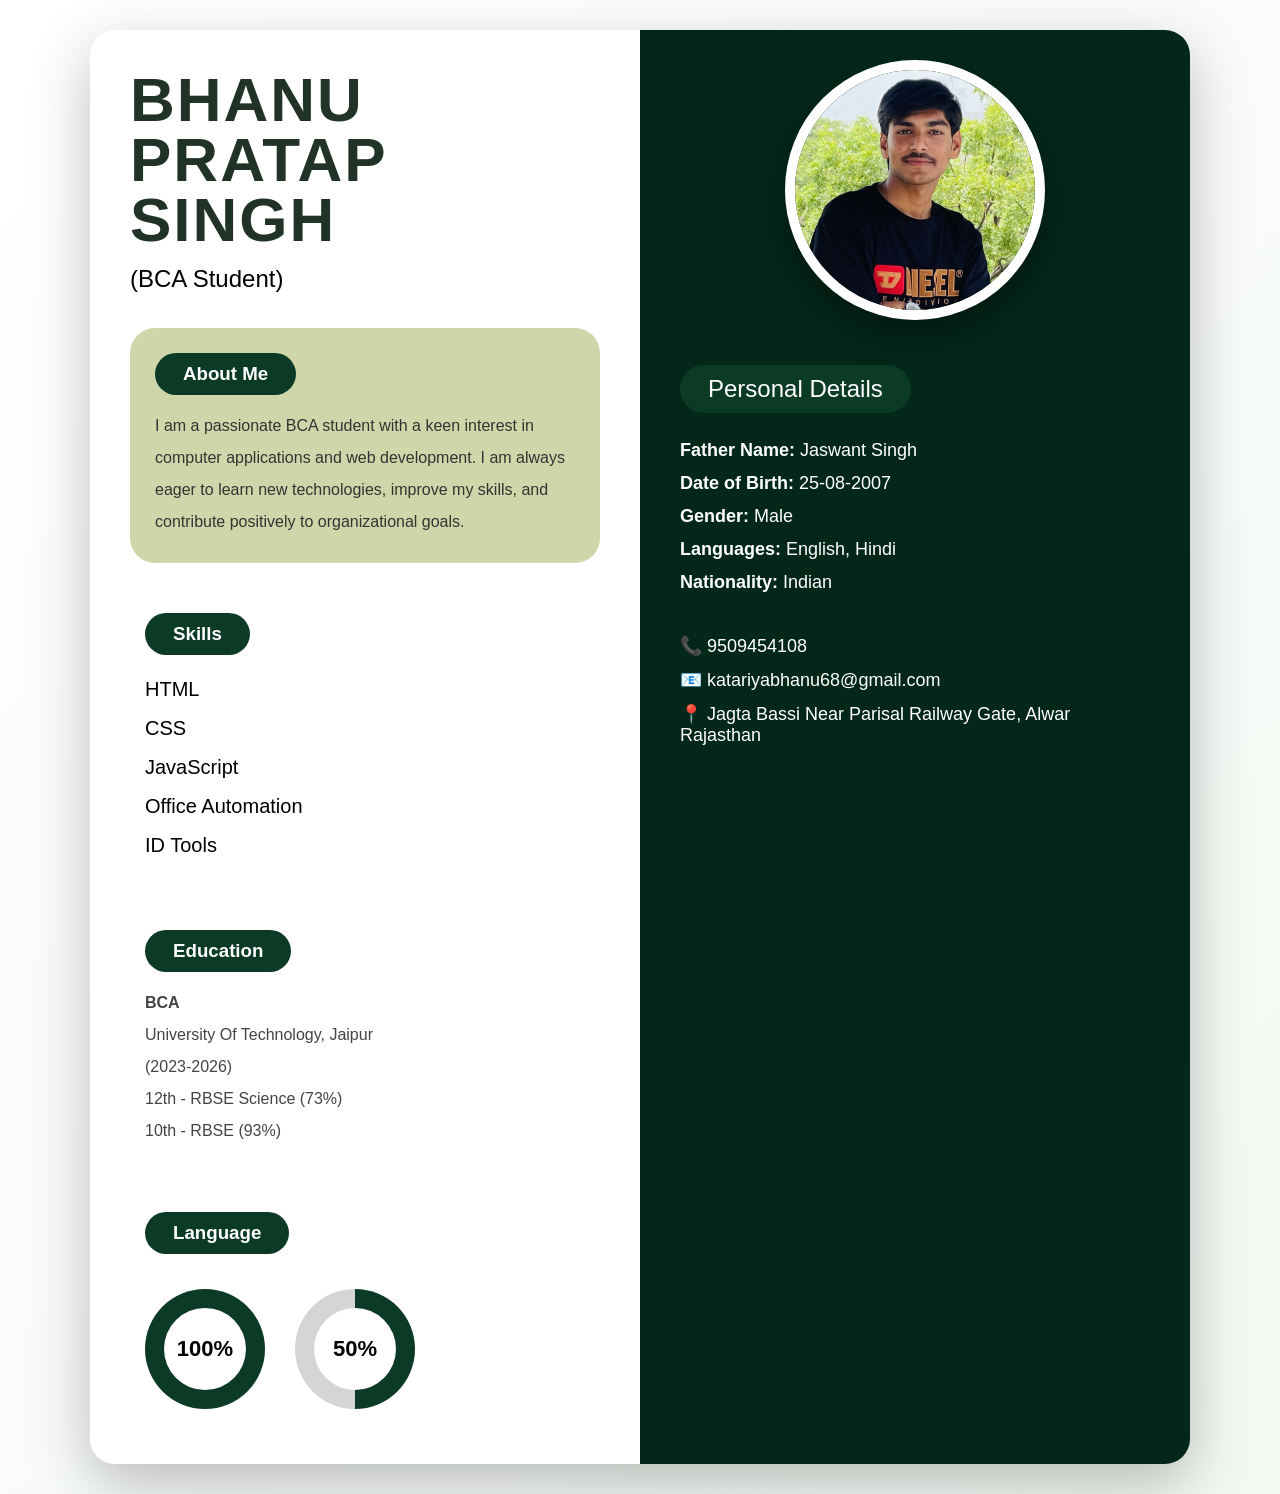
<file: index.html>
<!DOCTYPE html>
<html lang="en">
<head>
    <meta charset="UTF-8">
    <meta name="viewport" content="width=device-width, initial-scale=1.0">
    <title>Resume</title>
    <link rel="stylesheet" href="style.css">
</head>
<body>

<div class="container">

    <!-- Left Side -->
    <div class="left">

        <h1>BHANU <br> PRATAP <br> SINGH</h1>
        <h2>(BCA Student)</h2>

        <div class="about">
            <h3>About Me</h3>
            <p>
                I am a passionate BCA student with a keen interest in computer
                applications and web development. I am always eager to learn
                new technologies, improve my skills, and contribute positively
                to organizational goals.
            </p>
        </div>

        <div class="box">
            <h3>Skills</h3>
            <ul>
                <li>HTML</li>
                <li>CSS</li>
                <li>JavaScript</li>
                <li>Office Automation</li>
                <li>ID Tools</li>
            </ul>
        </div>

        <div class="box">
            <h3>Education</h3>

            <p><b>BCA</b><br>
            University Of Technology, Jaipur<br>
            (2023-2026)</p>

            <p>12th - RBSE Science (73%)</p>
            <p>10th - RBSE (93%)</p>
        </div>

        <div class="box">
            <h3>Language</h3>

            <div class="lang">

                <div class="circle">
                    <div class="inner">100%</div>
                </div>

                <div class="circle english">
                    <div class="inner">50%</div>
                </div>

            </div>

        </div>

    </div>

    <!-- Right Side -->

    <div class="right">

        <div class="profile">
            <img src="bhanuxx.jpeg" alt="Profile">
        </div>

        <div class="details">

            <h2>Personal Details</h2>

            <p><b>Father Name:</b> Jaswant Singh</p>
            <p><b>Date of Birth:</b> 25-08-2007</p>
            <p><b>Gender:</b> Male</p>
            <p><b>Languages:</b> English, Hindi</p>
            <p><b>Nationality:</b> Indian</p>

            <br>

            <p>📞 9509454108</p>
            <p>📧 katariyabhanu68@gmail.com</p>
            <p>📍 Jagta Bassi Near Parisal Railway Gate, Alwar Rajasthan</p>

        </div>

    </div>

</div>

</body>
</html>
</file>
<file: style.css>
*{
    margin:0;
    padding:0;
    box-sizing:border-box;
    font-family:'Poppins',sans-serif;
}

html{
    scroll-behavior:smooth;
}

body{
    min-height:100vh;
    display:flex;
    justify-content:center;
    align-items:center;
    background:linear-gradient(-45deg,#f6f6f6,#dce9d8,#eef6ee,#ffffff);
    background-size:400% 400%;
    animation:bgMove 12s ease infinite;
    padding:30px;
}

@keyframes bgMove{
    0%{background-position:0% 50%;}
    50%{background-position:100% 50%;}
    100%{background-position:0% 50%;}
}

.container{
    width:1100px;
    display:flex;
    overflow:hidden;
    border-radius:25px;
    background:#fff;
    box-shadow:0 20px 60px rgba(0,0,0,.25);
    animation:fadeIn 1s ease;
}

.left{
    width:50%;
    padding:40px;
    background:#fff;
}

.right{
    width:50%;
    background:#032819;
    color:white;
    padding:40px;
    position:relative;
}

h1{
    font-size:62px;
    line-height:60px;
    color:#203326;
    letter-spacing:2px;
    animation:slideLeft 1s ease;
}

h2{
    margin-top:15px;
    font-weight:500;
}

.profile{
    width:260px;
    height:260px;
    border-radius:50%;
    overflow:hidden;
    border:10px solid white;
    margin:-10px auto 30px;
    box-shadow:0 15px 35px rgba(0,0,0,.4);
    animation:float 4s ease-in-out infinite;
}

.profile img{
    width:100%;
    height:100%;
    object-fit:cover;
}

.about{
    margin-top:35px;
    background:#cfd7aa;
    padding:25px;
    border-radius:25px;
    transition:.4s;
    animation:slideUp 1s ease;
}

.about:hover{
    transform:translateY(-10px);
    box-shadow:0 20px 40px rgba(0,0,0,.25);
}

.about h3,
.box h3,
.details h2{
    display:inline-block;
    background:#0b3a26;
    color:#fff;
    padding:10px 28px;
    border-radius:30px;
    margin-bottom:15px;
}

.about p{
    line-height:32px;
    color:#333;
}

.box{
    margin-top:35px;
    padding:15px;
    border-radius:20px;
    transition:.4s;
    animation:slideUp 1s ease;
}

.box:hover{
    background:#f4f7f2;
    transform:translateY(-8px);
}

.box ul{
    list-style:none;
}

.box ul li{
    padding:8px 0;
    font-size:20px;
    transition:.3s;
}

.box ul li:hover{
    padding-left:12px;
    color:#0b5f3b;
}

.box p{
    line-height:32px;
    color:#444;
}

.details{
    animation:slideRight 1s ease;
}

.details p{
    margin:12px 0;
    font-size:18px;
    transition:.3s;
}

.details p:hover{
    transform:translateX(8px);
    color:#cfd7aa;
}

.lang{
    display:flex;
    gap:30px;
    margin-top:20px;
}

.circle{
    width:120px;
    height:120px;
    border-radius:50%;
    background:conic-gradient(#0b3a26 360deg,#d5d5d5 0deg);
    display:flex;
    justify-content:center;
    align-items:center;
    animation:rotateCircle 2s ease;
}

.circle:nth-child(2){
    background:conic-gradient(#0b3a26 180deg,#d5d5d5 0deg);
}

.inner{
    width:82px;
    height:82px;
    border-radius:50%;
    background:white;
    display:flex;
    justify-content:center;
    align-items:center;
    font-weight:bold;
    font-size:22px;
}

.icon{
    width:45px;
    height:45px;
    background:white;
    color:#0b3a26;
    display:flex;
    justify-content:center;
    align-items:center;
    border-radius:50%;
    margin-right:10px;
    transition:.3s;
}

.icon:hover{
    transform:scale(1.2) rotate(10deg);
}

@keyframes fadeIn{
    from{
        opacity:0;
        transform:scale(.95);
    }
    to{
        opacity:1;
        transform:scale(1);
    }
}

@keyframes slideUp{
    from{
        opacity:0;
        transform:translateY(40px);
    }
    to{
        opacity:1;
        transform:translateY(0);
    }
}

@keyframes slideLeft{
    from{
        opacity:0;
        transform:translateX(-60px);
    }
    to{
        opacity:1;
        transform:translateX(0);
    }
}

@keyframes slideRight{
    from{
        opacity:0;
        transform:translateX(60px);
    }
    to{
        opacity:1;
        transform:translateX(0);
    }
}

@keyframes float{
    0%,100%{
        transform:translateY(0);
    }
    50%{
        transform:translateY(-12px);
    }
}

@keyframes rotateCircle{
    from{
        transform:rotate(-180deg);
        opacity:0;
    }
    to{
        transform:rotate(0deg);
        opacity:1;
    }
}

@media(max-width:900px){

.container{
    flex-direction:column;
    width:100%;
}

.left,.right{
    width:100%;
}

.profile{
    margin:20px auto;
}

h1{
    font-size:45px;
    line-height:45px;
}

.lang{
    justify-content:center;
}

}

/* ===========================
   Mobile Responsive
=========================== */

@media (max-width:1024px){

.container{
    width:95%;
}

.left,.right{
    padding:30px;
}

h1{
    font-size:48px;
    line-height:48px;
}

.profile{
    width:220px;
    height:220px;
}

.about p,
.box p,
.details p{
    font-size:16px;
    line-height:28px;
}

.box ul li{
    font-size:18px;
}

}

@media (max-width:768px){

body{
    padding:10px;
}

.container{
    flex-direction:column;
    width:100%;
    border-radius:20px;
}

.left,
.right{
    width:100%;
    padding:25px;
}

h1{
    font-size:38px;
    line-height:40px;
    text-align:center;
}

.left h2{
    text-align:center;
}

.profile{
    width:180px;
    height:180px;
    margin:0 auto 25px;
}

.about,
.box{
    margin-top:20px;
    padding:20px;
}

.about h3,
.box h3,
.details h2{
    display:block;
    text-align:center;
    width:100%;
}

.about p{
    font-size:15px;
    line-height:26px;
}

.box ul li{
    font-size:16px;
}

.details p{
    font-size:15px;
    line-height:25px;
    word-break:break-word;
}

.lang{
    justify-content:center;
    flex-wrap:wrap;
    gap:20px;
}

.circle{
    width:90px;
    height:90px;
}

.inner{
    width:60px;
    height:60px;
    font-size:16px;
}

}

@media (max-width:480px){

body{
    padding:5px;
}

.container{
    border-radius:15px;
}

.left,
.right{
    padding:18px;
}

h1{
    font-size:30px;
    line-height:32px;
}

.left h2{
    font-size:20px;
}

.profile{
    width:150px;
    height:150px;
    border-width:6px;
}

.about,
.box{
    border-radius:15px;
    padding:15px;
}

.about p,
.box p,
.details p{
    font-size:14px;
    line-height:22px;
}

.box ul li{
    font-size:15px;
}

.circle{
    width:75px;
    height:75px;
}

.inner{
    width:50px;
    height:50px;
    font-size:14px;
}

}
</file>
